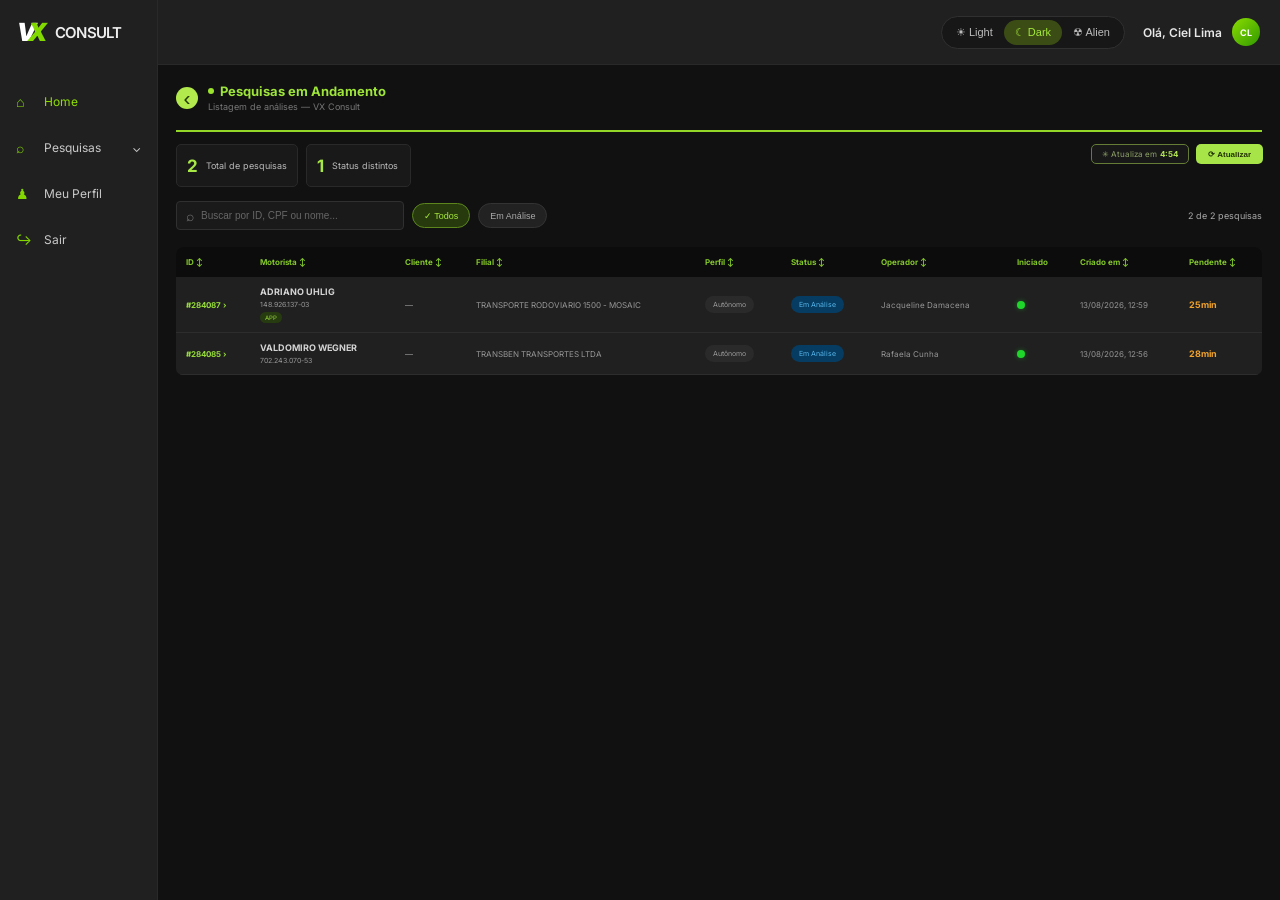
<file: index.html>
<!DOCTYPE html>
<html lang="pt-BR">
<head>
    <meta charset="UTF-8">
    <meta name="viewport" content="width=device-width, initial-scale=1.0">
    <title>Consult</title>

    <link rel="stylesheet" href="./css/index.css">
    <link rel="icon" href="/imagens/Logo da empresa sem fundo.png">

    <link rel="preconnect" href="https://fonts.googleapis.com">
    <link rel="preconnect" href="https://fonts.gstatic.com" crossorigin>
    <link href="https://fonts.googleapis.com/css2?family=Inter:wght@400;500;600;700&display=swap" rel="stylesheet">
</head>

<body>

    <!-- SIDEBAR -->
    <aside class="sidebar">

        <div class="logo">
            <div class="logo-vx">
                <span>V</span><span>X</span>
            </div>
            <span class="logo-text">CONSULT</span>
        </div>

        <nav class="menu">

            <a href="#" class="menu-item active">
                <span class="icon">⌂</span>
                <span>Home</span>
            </a>

            <a href="#" class="menu-item">
                <span class="icon">⌕</span>
                <span>Pesquisas</span>
                <span class="arrow">⌄</span>
            </a>

            <a href="#" class="menu-item">
                <span class="icon">♟</span>
                <span>Meu Perfil</span>
            </a>

            <a href="#" class="menu-item">
                <span class="icon">↪</span>
                <span>Sair</span>
            </a>

        </nav>

    </aside>


    <!-- CONTEÚDO PRINCIPAL -->
    <main class="main">

        <!-- HEADER -->
        <header class="topbar">

            <div class="theme-buttons">
                    <button id="lightTheme">☀ Light</button>
                    <button id="darkTheme" class="selected">☾ Dark</button>
                    <button id="alienTheme">☢ Alien</button>
            </div>

            <div class="user">
                <span>Olá, Ciel Lima</span>
                <div class="avatar">
                    CL
                </div>
            </div>

        </header>


        <!-- CONTEÚDO -->
        <section class="content">

            <!-- TÍTULO -->
            <div class="page-title">

                <button class="back-button">
                    ‹
                </button>

                <div>
                    <h1>
                        <span class="green-dot"></span>
                        Pesquisas em Andamento
                    </h1>

                    <p>Listagem de análises — VX Consult</p>
                </div>

            </div>


            <!-- LINHA VERDE -->
            <div class="green-line"></div>


            <!-- CARDS -->
            <div class="stats">

                <div class="stat-card">
                    <strong>2</strong>
                    <span>Total de pesquisas</span>
                </div>

                <div class="stat-card">
                    <strong>1</strong>
                    <span>Status distintos</span>
                </div>

            </div>


            <!-- FILTROS -->
            <div class="filters">

                <div class="search-box">
                    <span>⌕</span>
                    <input
                        type="text"
                        placeholder="Buscar por ID, CPF ou nome..."
                    >
                </div>

                <button class="filter active">
                    ✓ Todos
                </button>

                <button class="filter">
                    Em Análise
                </button>

                <span class="result-count">
                    2 de 2 pesquisas
                </span>

            </div>


            <!-- TABELA -->
            <div class="table-container">

                <table>

                    <thead>
                        <tr>
                            <th>ID ↕</th>
                            <th>Motorista ↕</th>
                            <th>Cliente ↕</th>
                            <th>Filial ↕</th>
                            <th>Perfil ↕</th>
                            <th>Status ↕</th>
                            <th>Operador ↕</th>
                            <th>Iniciado</th>
                            <th>Criado em ↕</th>
                            <th>Pendente ↕</th>
                        </tr>
                    </thead>

                    <tbody>

                        <tr>

                            <td>
                                <a class="id">#284087 ›</a>
                            </td>

                            <td>
                                <div class="driver">
                                    <strong>ADRIANO UHLIG</strong>
                                    <small>148.926.137-03</small>
                                    <span class="tag">APP</span>
                                </div>
                            </td>

                            <td>
                                <span>—</span>
                            </td>

                            <td>
                                TRANSPORTE RODOVIARIO 1500 - MOSAIC
                            </td>

                            <td>
                                <span class="profile">Autônomo</span>
                            </td>

                            <td>
                                <span class="status">Em Análise</span>
                            </td>

                            <td>
                                Jacqueline Damacena
                            </td>

                            <td>
                                <span class="online"></span>
                            </td>

                            <td>
                                13/08/2026, 12:59
                            </td>

                            <td>
                                <span class="pending">25min</span>
                            </td>

                        </tr>


                        <tr>

                            <td>
                                <a class="id">#284085 ›</a>
                            </td>

                            <td>
                                <div class="driver">
                                    <strong>VALDOMIRO WEGNER</strong>
                                    <small>702.243.070-53</small>
                                </div>
                            </td>

                            <td>
                                <span>—</span>
                            </td>

                            <td>
                                TRANSBEN TRANSPORTES LTDA
                            </td>

                            <td>
                                <span class="profile">Autônomo</span>
                            </td>

                            <td>
                                <span class="status">Em Análise</span>
                            </td>

                            <td>
                                Rafaela Cunha
                            </td>

                            <td>
                                <span class="online"></span>
                            </td>

                            <td>
                                13/08/2026, 12:56
                            </td>

                            <td>
                                <span class="pending">28min</span>
                            </td>

                        </tr>

                    </tbody>

                </table>

            </div>

        </section>

    </main>


    <!-- BOTÃO DE ATUALIZAR -->
    <div class="update-area">

        <span>
            ✳ Atualiza em <strong>4:54</strong>
        </span>

        <button>
            ⟳ Atualizar
        </button>

    </div>

    <script src="java.js"></script>

</body>

</html>
</file>
<file: css/index.css>
* {
    margin: 0;
    padding: 0;
    box-sizing: border-box;
}

body {
    font-family: "Inter", Arial, sans-serif;
    background: #111111;
    color: #e8e8e8;
    font-size: 12px;
}


/* =========================
   SIDEBAR
========================= */

.sidebar {
    position: fixed;
    left: 0;
    top: 0;

    width: 158px;
    height: 100vh;

    background: #202020;
    border-right: 1px solid #292929;

    z-index: 10;
}


/* LOGO */

.logo {
    height: 64px;

    display: flex;
    align-items: center;

    padding-left: 17px;

    gap: 3px;
}

.logo-vx {
    display: flex;
    align-items: center;

    font-size: 25px;
    font-weight: 900;
    font-style: italic;
    letter-spacing: -8px;

    width: 35px;
}

.logo-vx span:first-child {
    color: white;
}

.logo-vx span:last-child {
    color: #82d900;
}

.logo-text {
    color: #eeeeee;
    font-size: 15px;
    font-weight: 600;
    letter-spacing: -0.8px;
}


/* MENU */

.menu {
    margin-top: 14px;
}

.menu-item {
    height: 46px;

    display: flex;
    align-items: center;

    padding: 0 16px;

    color: #c9c9c9;
    text-decoration: none;

    gap: 12px;

    transition: 0.2s;
}

.menu-item:hover {
    background: #292929;
    color: #8ee000;
}

.menu-item.active {
    color: #8ee000;
}

.menu-item .icon {
    width: 16px;

    font-size: 14px;
    color: #83d600;
}

.menu-item .arrow {
    margin-left: auto;
    font-size: 12px;
}


/* =========================
   MAIN
========================= */

.main {
    margin-left: 158px;
    min-height: 100vh;
    background: #111111;
}


/* =========================
   TOPBAR
========================= */

.topbar {
    height: 65px;

    background: #202020;
    border-bottom: 1px solid #292929;

    display: flex;
    align-items: center;
    justify-content: flex-end;

    padding: 0 20px;

    gap: 18px;
}


/* TEMAS */

.theme-buttons {
    display: flex;

    background: #171717;

    border: 1px solid #303030;
    border-radius: 20px;

    padding: 3px;
}

.theme-buttons button {
    border: none;
    background: transparent;

    color: #bdbdbd;

    padding: 6px 11px;

    border-radius: 15px;

    font-size: 11px;

    cursor: pointer;
}

.theme-buttons button.selected {
    background: #3b4d14;
    color: #a4e83c;
}


/* USUÁRIO */

.user {
    display: flex;
    align-items: center;

    gap: 10px;

    font-size: 12px;
    font-weight: 600;
}

.avatar {
    width: 28px;
    height: 28px;

    border-radius: 50%;

    background: linear-gradient(
        135deg,
        #8bdd00,
        #319900
    );

    color: white;

    display: flex;
    align-items: center;
    justify-content: center;

    font-size: 9px;
    font-weight: 700;
}


/* =========================
   CONTENT
========================= */

.content {
    padding: 18px 18px 50px;
}


/* TÍTULO */

.page-title {
    display: flex;
    align-items: center;

    gap: 10px;
}

.back-button {
    width: 22px;
    height: 22px;

    border: none;
    border-radius: 50%;

    background: #b2e94c;

    color: #253500;

    font-size: 21px;
    line-height: 20px;

    cursor: pointer;
}

.page-title h1 {
    font-size: 13px;
    color: #9de53a;

    display: flex;
    align-items: center;

    gap: 6px;
}

.page-title p {
    color: #777777;
    font-size: 9px;

    margin-top: 2px;
}

.green-dot {
    width: 6px;
    height: 6px;

    background: #9be32d;

    border-radius: 50%;
}


/* LINHA */

.green-line {
    width: 100%;
    height: 2px;

    background: #93d829;

    margin-top: 18px;
}


/* =========================
   STATS
========================= */

.stats {
    display: flex;

    gap: 8px;

    margin-top: 12px;
}

.stat-card {
    height: 43px;

    min-width: 105px;

    padding: 7px 10px;

    background: #191919;

    border: 1px solid #292929;
    border-radius: 5px;

    display: flex;
    align-items: center;

    gap: 8px;
}

.stat-card strong {
    color: #a7e746;

    font-size: 17px;
}

.stat-card span {
    color: #bbbbbb;

    font-size: 9px;
}


/* =========================
   FILTROS
========================= */

.filters {
    margin-top: 14px;

    display: flex;
    align-items: center;

    gap: 8px;
}


/* PESQUISA */

.search-box {
    width: 228px;
    height: 29px;

    display: flex;
    align-items: center;

    gap: 7px;

    background: #1a1a1a;

    border: 1px solid #303030;
    border-radius: 4px;

    padding: 0 9px;
}

.search-box span {
    color: #777777;
    font-size: 14px;
}

.search-box input {
    width: 100%;

    background: transparent;
    border: none;
    outline: none;

    color: #dddddd;

    font-size: 10px;
}

.search-box input::placeholder {
    color: #666666;
}


/* FILTROS */

.filter {
    height: 25px;

    padding: 0 11px;

    border: 1px solid #333333;

    border-radius: 13px;

    background: #222222;

    color: #aaaaaa;

    font-size: 9px;

    cursor: pointer;
}

.filter.active {
    background: #263a0e;

    color: #a9e83d;

    border-color: #5c861d;
}


/* CONTAGEM */

.result-count {
    margin-left: auto;

    color: #aaaaaa;

    font-size: 9px;
}


/* =========================
   TABELA
========================= */

.table-container {
    width: 100%;

    margin-top: 17px;

    overflow-x: auto;

    border-radius: 7px;

    background: #1b1b1b;
}

table {
    width: 100%;

    border-collapse: collapse;

    table-layout: auto;
}


/* CABEÇALHO */

thead {
    background: #0c0c0c;
}

th {
    padding: 10px 10px;

    color: #83c72a;

    font-size: 8px;
    font-weight: 700;

    text-align: left;

    white-space: nowrap;
}


/* LINHAS */

tbody tr {
    background: #202020;

    border-bottom: 1px solid #2d2d2d;

    transition: 0.2s;
}

tbody tr:hover {
    background: #252525;
}

td {
    padding: 9px 10px;

    color: #969696;

    font-size: 8px;

    white-space: nowrap;
}


/* ID */

.id {
    color: #96dc38;

    font-weight: 700;

    text-decoration: none;

    cursor: pointer;
}


/* MOTORISTA */

.driver {
    display: flex;

    flex-direction: column;

    gap: 3px;
}

.driver strong {
    color: #d4d4d4;

    font-size: 9px;
}

.driver small {
    color: #999999;

    font-size: 7px;
}


/* TAG APP */

.tag {
    width: fit-content;

    padding: 2px 5px;

    border-radius: 8px;

    background: #273b11;

    color: #98d83c;

    font-size: 6px;
}


/* PERFIL */

.profile {
    display: inline-block;

    padding: 4px 8px;

    border-radius: 10px;

    background: #2a2a2a;

    color: #999999;

    font-size: 7px;
}


/* STATUS */

.status {
    display: inline-block;

    padding: 4px 8px;

    border-radius: 10px;

    background: #063c61;

    color: #55b5ec;

    font-size: 7px;
}


/* ONLINE */

.online {
    width: 8px;
    height: 8px;

    display: block;

    border-radius: 50%;

    background: #1fd62a;

    box-shadow: 0 0 5px rgba(31, 214, 42, 0.4);
}


/* PENDENTE */

.pending {
    color: #f0a22d;

    font-weight: 700;

    font-size: 9px;
}


/* =========================
   BOTÃO ATUALIZAR
========================= */

.update-area {
    position: fixed;

    top: 144px;
    right: 17px;

    display: flex;
    align-items: center;

    gap: 7px;

    z-index: 5;
}

.update-area span {
    height: 20px;

    padding: 0 10px;

    display: flex;
    align-items: center;

    border: 1px solid #647c35;

    border-radius: 5px;

    color: #8ea269;

    background: #181818;

    font-size: 8px;
}

.update-area strong {
    color: #b2e653;

    margin-left: 3px;
}

.update-area button {
    height: 20px;

    padding: 0 12px;

    border: none;
    border-radius: 5px;

    background: #a6e448;

    color: #203000;

    font-size: 8px;
    font-weight: 700;

    cursor: pointer;

    transition: 0.2s;
}

.update-area button:hover {
    background: #b9f25d;
}


/* =========================
   RESPONSIVO
========================= */

@media (max-width: 900px) {

    .sidebar {
        width: 65px;
    }

    .logo {
        padding-left: 15px;
    }

    .logo-text {
        display: none;
    }

    .menu-item span:not(.icon) {
        display: none;
    }

    .menu-item {
        justify-content: center;
        padding: 0;
    }

    .main {
        margin-left: 65px;
    }

    .table-container {
        overflow-x: auto;
    }

    .update-area {
        display: none;
    }
}


@media (max-width: 600px) {

    .topbar {
        padding: 0 10px;
    }

    .theme-buttons {
        display: none;
    }

    .content {
        padding: 15px 10px;
    }

    .stats {
        flex-wrap: wrap;
    }

    .filters {
        flex-wrap: wrap;
    }

    .search-box {
        width: 100%;
    }

    .result-count {
        width: 100%;
        margin-left: 0;
    }
}

/* =================================
   TEMAS
================================= */

body {
    transition:
        background-color 0.3s ease,
        color 0.3s ease;
}

.sidebar,
.topbar,
.stat-card,
.table-container,
tbody tr,
.search-box,
.theme-buttons {
    transition:
        background-color 0.3s ease,
        color 0.3s ease,
        border-color 0.3s ease;
}


/* =================================
   TEMA LIGHT
================================= */

body.light-theme {
    background: #f2f2f2;
    color: #222;
}

body.light-theme .main {
    background: #f2f2f2;
}


body.light-theme .menu-item {
    color: #555;
}

body.light-theme .menu-item:hover {
    background: #eeeeee;
}

body.light-theme .menu-item.active {
    color: #63a900;
}

body.light-theme .page-title p {
    color: #888;
}

body.light-theme .stat-card {
    background: #ffffff;
    border-color: #dddddd;
}

body.light-theme .stat-card span {
    color: #555;
}

body.light-theme .search-box {
    background: #ffffff;
    border-color: #cccccc;
}

body.light-theme .search-box input {
    color: #222;
}

body.light-theme .search-box input::placeholder {
    color: #999;
}

body.light-theme .table-container {
    background: #ffffff;
}

body.light-theme thead {
    background: #e8e8e8;
}

body.light-theme th {
    color: #4f8500;
}

body.light-theme tbody tr {
    background: #ffffff;
    border-bottom-color: #dddddd;
}

body.light-theme tbody tr:hover {
    background: #f4f4f4;
}

body.light-theme td {
    color: #555;
}

body.light-theme .driver strong {
    color: #333;
}

body.light-theme .driver small {
    color: #777;
}



/* =================================
   TEMAS
================================= */

/* Transição */
body,
.main,
.sidebar,
.topbar,
.stat-card,
.table-container,
tbody tr,
.search-box,
.theme-buttons,
.filter,
.update-area span {
    transition:
        background-color 0.3s ease,
        color 0.3s ease,
        border-color 0.3s ease;
}


/* =================================
   TEMA DARK — PADRÃO
================================= */

body {
    background: #111111;
    color: #e8e8e8;
}

.main {
    background: #111111;
}

.sidebar {
    background: #202020;
}

.topbar {
    background: #202020;
}


/* =================================
   TEMA LIGHT
================================= */

body.light-theme {
    background: #f2f2f2;
    color: #222222;
}

body.light-theme .main {
    background: #f2f2f2;
}


/* MENU */

body.light-theme .menu-item {
    color: #555555;
}

body.light-theme .menu-item:hover {
    background: #eeeeee;
    color: #63a900;
}

body.light-theme .menu-item.active {
    color: #63a900;
}


/* LOGO */

body.light-theme .logo-vx span:first-child {
    color: #222222;
}

body.light-theme .logo-text {
    color: #333333;
}


/* TÍTULO */

body.light-theme .page-title h1 {
    color: #63a900;
}

body.light-theme .page-title p {
    color: #888888;
}


/* CARDS */

body.light-theme .stat-card {
    background: #ffffff;
    border-color: #dddddd;
}

body.light-theme .stat-card strong {
    color: #63a900;
}

body.light-theme .stat-card span {
    color: #555555;
}


/* PESQUISA */

body.light-theme .search-box {
    background: #ffffff;
    border-color: #cccccc;
}

body.light-theme .search-box span {
    color: #888888;
}

body.light-theme .search-box input {
    color: #222222;
}

body.light-theme .search-box input::placeholder {
    color: #999999;
}


/* FILTROS */

body.light-theme .filter {
    background: #ffffff;
    border-color: #cccccc;
    color: #666666;
}

body.light-theme .filter.active {
    background: #e8f5d5;
    color: #5c9700;
    border-color: #8fbe45;
}


/* TABELA */

body.light-theme .table-container {
    background: #ffffff;
}

body.light-theme thead {
    background: #e8e8e8;
}

body.light-theme th {
    color: #4f8500;
}

body.light-theme tbody tr {
    background: #ffffff;
    border-bottom-color: #dddddd;
}

body.light-theme tbody tr:hover {
    background: #f4f4f4;
}

body.light-theme td {
    color: #555555;
}

body.light-theme .driver strong {
    color: #333333;
}

body.light-theme .driver small {
    color: #777777;
}

body.light-theme .profile {
    background: #e8e8e8;
    color: #666666;
}


/* BOTÃO ATUALIZAR */

body.light-theme .update-area span {
    background: #ffffff;
    border-color: #9bbb69;
    color: #688044;
}


/* =================================
   TEMA ALIEN
================================= */

body.alien-theme {
    background: #050b08;
    color: #d8ffd8;
}

body.alien-theme .main {
    background: #050b08;
}


/* MENU */

body.alien-theme .menu-item {
    color: #8ccf91;
}

body.alien-theme .menu-item:hover {
    background: #0d2415;
    color: #5dff75;
}

body.alien-theme .menu-item.active {
    color: #5dff75;
}


/* LOGO */

body.alien-theme .logo-vx span:first-child {
    color: #d8ffd8;
}

body.alien-theme .logo-text {
    color: #d8ffd8;
}


/* TÍTULO */

body.alien-theme .page-title h1 {
    color: #5dff75;
}

body.alien-theme .page-title p {
    color: #70a979;
}


/* LINHA */

body.alien-theme .green-line {
    background: #36ff59;
    box-shadow: 0 0 8px rgba(54, 255, 89, 0.5);
}


/* CARDS */

body.alien-theme .stat-card {
    background: #091b0e;
    border-color: #1b6327;
}

body.alien-theme .stat-card strong {
    color: #54ff6d;
}

body.alien-theme .stat-card span {
    color: #8acb91;
}


/* PESQUISA */

body.alien-theme .search-box {
    background: #08170c;
    border-color: #21652c;
}

body.alien-theme .search-box input {
    color: #d5ffd9;
}

body.alien-theme .search-box input::placeholder {
    color: #609b68;
}


/* FILTROS */

body.alien-theme .filter {
    background: #0b2110;
    border-color: #21652c;
    color: #8ccf91;
}

body.alien-theme .filter.active {
    background: #123d19;
    color: #5dff75;
    border-color: #2f873c;
}


/* TABELA */

body.alien-theme .table-container {
    background: #07140b;
}

body.alien-theme thead {
    background: #020803;
}

body.alien-theme th {
    color: #50ff69;
}

body.alien-theme tbody tr {
    background: #0a1b0e;
    border-bottom-color: #174b21;
}

body.alien-theme tbody tr:hover {
    background: #102a16;
}

body.alien-theme td {
    color: #8ccf91;
}

body.alien-theme .driver strong {
    color: #c4ffc9;
}

body.alien-theme .driver small {
    color: #70a979;
}

body.alien-theme .profile {
    background: #12331a;
    color: #8df59a;
}

body.alien-theme .status {
    background: #073d20;
    color: #5dff9b;
}

body.alien-theme .pending {
    color: #aaff54;
}


/* BOTÃO ATUALIZAR */

body.alien-theme .update-area span {
    background: #08170c;
    border-color: #2c7a39;
    color: #72b97c;
}
</file>
